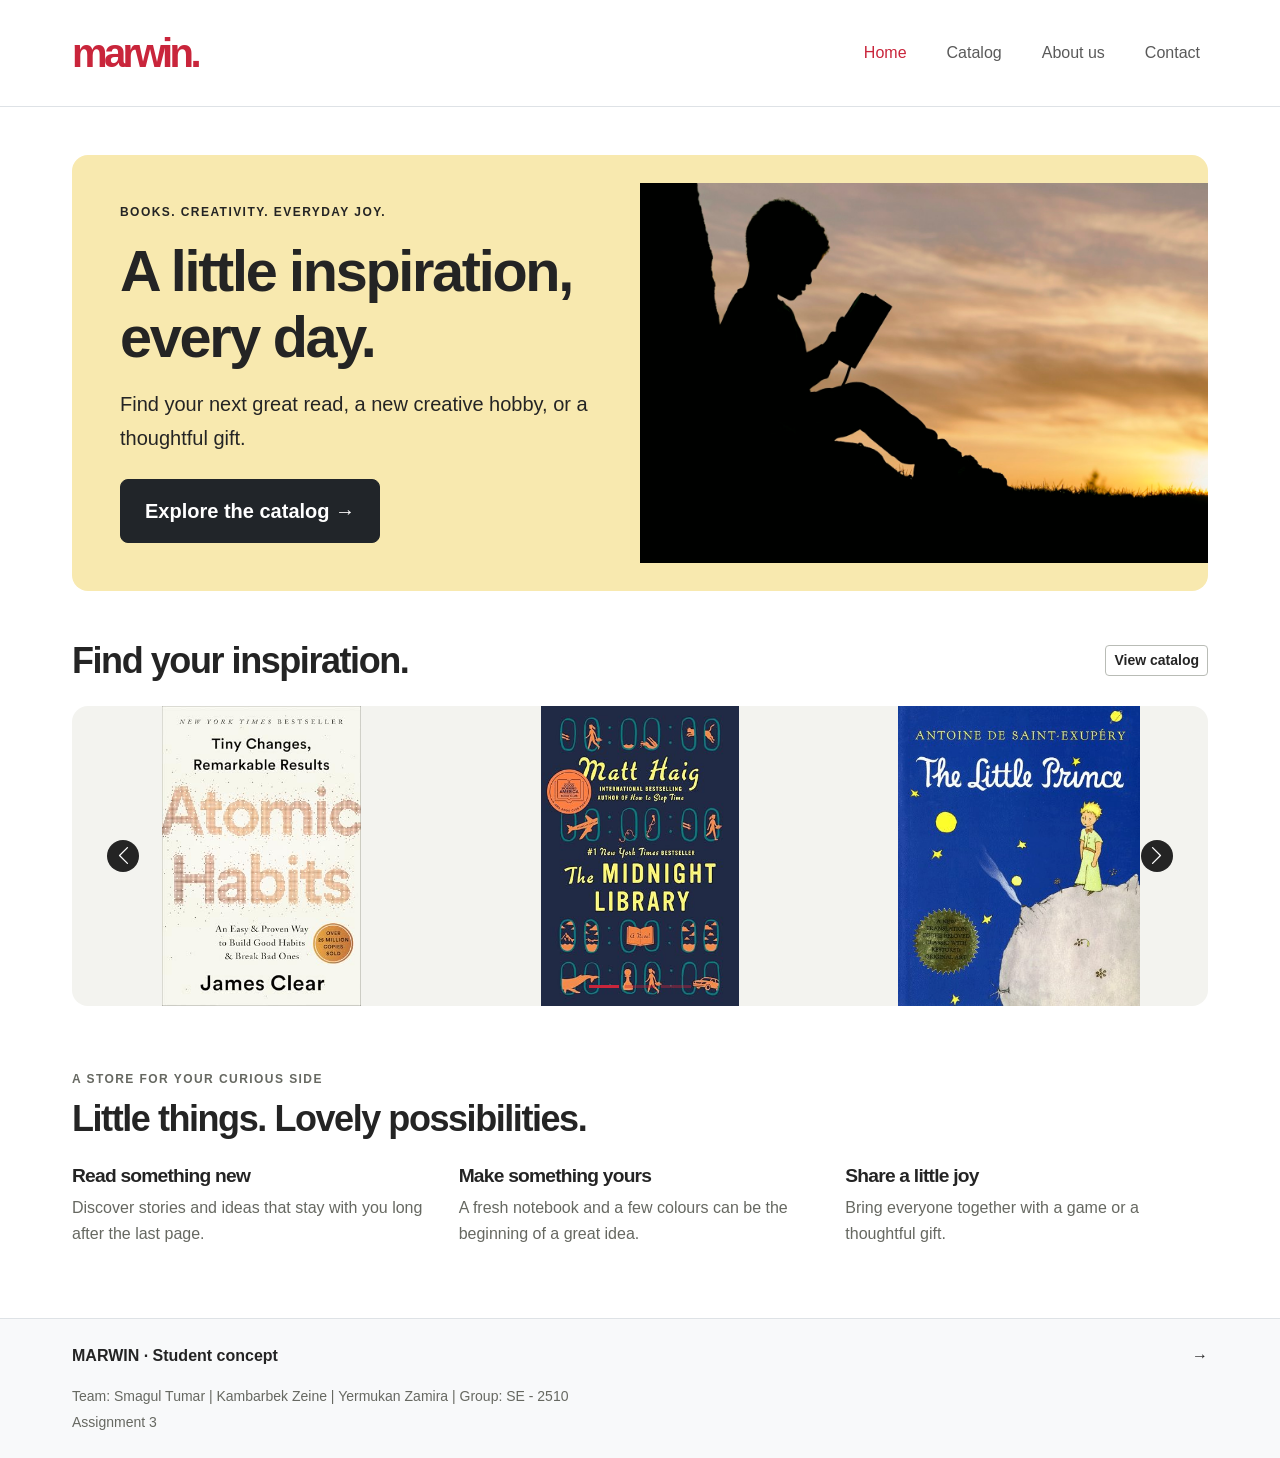
<file: index.html>
<!doctype html>
<html lang="en">
<head>
  <meta charset="utf-8">
  <meta name="viewport" content="width=device-width, initial-scale=1">
  <title>MARWIN | Home</title>
  <link rel="icon" href="assets/favicon.svg" type="image/svg+xml">
  <link rel="stylesheet" href="assets/vendor/bootstrap.min.css">
  <link rel="stylesheet" href="css/styles.css">
</head>
<body>
  <!-- Task 5: responsive Bootstrap navigation with four links. -->
  <header class="border-bottom">
    <nav class="navbar navbar-expand-md bg-white py-3" aria-label="Main navigation">
      <div class="container">
        <a class="navbar-brand brand" href="index.html">marwin.</a>
        <button class="btn navbar-toggler" type="button" data-bs-toggle="collapse" data-bs-target="#mainNav" aria-controls="mainNav" aria-expanded="false" aria-label="Toggle navigation"><span class="navbar-toggler-icon"></span></button>
        <div class="collapse navbar-collapse" id="mainNav">
          <ul class="navbar-nav ms-auto gap-md-4">
            <li class="nav-item"><a class="nav-link active" aria-current="page" href="index.html">Home</a></li>
            <li class="nav-item"><a class="nav-link" href="catalog.html">Catalog</a></li>
            <li class="nav-item"><a class="nav-link" href="#about">About us</a></li>
            <li class="nav-item"><a class="nav-link" href="catalog.html#contact">Contact</a></li>
          </ul>
        </div>
      </div>
    </nav>
  </header>

  <main class="container py-4 py-lg-5">
    <!-- Tasks 1, 3 and 4: responsive typography, two columns and spacing utilities. -->
    <section class="hero overflow-hidden rounded-4 mb-5" aria-labelledby="heroTitle">
      <div class="row g-0 align-items-center">
        <div class="col-lg-6 p-4 p-lg-5">
          <p class="eyebrow mb-3">Books. Creativity. Everyday joy.</p>
          <h1 id="heroTitle" class="mb-3">A little inspiration,<br>every day.</h1>
          <p class="lead mb-4">Find your next great read, a new creative hobby, or a thoughtful gift.</p>
          <a class="btn btn-dark btn-lg px-4 py-3" href="catalog.html">Explore the catalog →</a>
        </div>
        <div class="col-lg-6"><img class="hero-image" src="assets/images/reading.jpg" alt="A person reading outdoors at sunset" width="1400" height="1050"></div>
      </div>
    </section>

    <!-- Task 7: three slides contain nine images in total. -->
    <section class="mb-5" aria-labelledby="inspirationTitle">
      <div class="d-flex justify-content-between align-items-center gap-3 mb-4">
        <h2 id="inspirationTitle" class="mb-0">Find your inspiration.</h2>
        <a class="btn btn-outline-secondary btn-sm" href="catalog.html">View catalog</a>
      </div>
      <div id="inspirationCarousel" class="carousel slide" aria-label="Books, creativity and games">
        <div class="carousel-inner rounded-4">
          <div class="carousel-item active">
            <div class="row g-0">
              <div class="col-4"><img class="gallery-image book-image" src="assets/images/atomic.jpg" alt="Atomic Habits by James Clear"></div>
              <div class="col-4"><img class="gallery-image book-image" src="assets/images/midnight.jpg" alt="The Midnight Library by Matt Haig"></div>
              <div class="col-4"><img class="gallery-image book-image" src="assets/images/little-prince.jpg" alt="The Little Prince by Antoine de Saint-Exupéry"></div>
            </div>
          </div>
          <div class="carousel-item">
            <div class="row g-0">
              <div class="col-4"><img class="gallery-image" src="assets/images/pencils.jpg" alt="Colourful art supplies"></div>
              <div class="col-4"><img class="gallery-image" src="assets/images/notebook.jpg" alt="Notebook and stationery"></div>
              <div class="col-4"><img class="gallery-image book-image" src="assets/images/creative.jpg" alt="The Creative Act by Rick Rubin"></div>
            </div>
          </div>
          <div class="carousel-item">
            <div class="row g-0">
              <div class="col-4"><img class="gallery-image" src="assets/images/toys.jpg" alt="Colourful building toys"></div>
              <div class="col-4"><img class="gallery-image" src="assets/images/chess.jpg" alt="A wooden chess set"></div>
              <div class="col-4"><img class="gallery-image" src="assets/images/books.jpg" alt="A collection of books"></div>
            </div>
          </div>
        </div>
        <button class="btn carousel-control-prev" type="button" data-bs-target="#inspirationCarousel" data-bs-slide="prev" aria-label="Previous slide"><span class="carousel-control-prev-icon" aria-hidden="true"></span></button>
        <button class="btn carousel-control-next" type="button" data-bs-target="#inspirationCarousel" data-bs-slide="next" aria-label="Next slide"><span class="carousel-control-next-icon" aria-hidden="true"></span></button>
        <div class="carousel-indicators mb-2">
          <button class="btn active" type="button" data-bs-target="#inspirationCarousel" data-bs-slide-to="0" aria-current="true" aria-label="Books slide"></button>
          <button class="btn" type="button" data-bs-target="#inspirationCarousel" data-bs-slide-to="1" aria-label="Creativity slide"></button>
          <button class="btn" type="button" data-bs-target="#inspirationCarousel" data-bs-slide-to="2" aria-label="Games slide"></button>
        </div>
      </div>
    </section>

    <!-- Task 3: three equal Bootstrap columns. -->
    <section id="about" class="pt-3" aria-labelledby="aboutTitle">
      <p class="eyebrow text-muted mb-2">A store for your curious side</p>
      <h2 id="aboutTitle" class="mb-4">Little things. Lovely possibilities.</h2>
      <div class="row g-4">
        <div class="col-12 col-md-6 col-lg-4"><h3>Read something new</h3><p class="text-muted mb-0">Discover stories and ideas that stay with you long after the last page.</p></div>
        <div class="col-12 col-md-6 col-lg-4"><h3>Make something yours</h3><p class="text-muted mb-0">A fresh notebook and a few colours can be the beginning of a great idea.</p></div>
        <div class="col-12 col-md-6 col-lg-4"><h3>Share a little joy</h3><p class="text-muted mb-0">Bring everyone together with a game or a thoughtful gift.</p></div>
      </div>
    </section>
  </main>

  <footer class="bg-light border-top py-4 mt-4">
    <div class="container">
      <div class="d-flex flex-wrap justify-content-between gap-3 mb-3"><span class="fw-semibold">MARWIN · Student concept</span><a href="responsive.html">→</a></div>
      <p class="small text-muted mb-1">Team: Smagul Tumar | Kambarbek Zeine | Yermukan Zamira | Group: SE - 2510 </p>
      <p class="small text-muted mb-0">Assignment 3</p>
    </div>
  </footer>
  <!-- Bootstrap only: no custom JavaScript or local JS files. -->
  <script src="https://cdn.jsdelivr.net/npm/bootstrap@5.3.3/dist/js/bootstrap.bundle.min.js" integrity="sha384-YvpcrYf0tY3lHB60NNkmXc5s9fDVZLESaAA55NDzOxhy9GkcIdslK1eN7N6jIeHz" crossorigin="anonymous"></script>
</body>
</html>
</file>
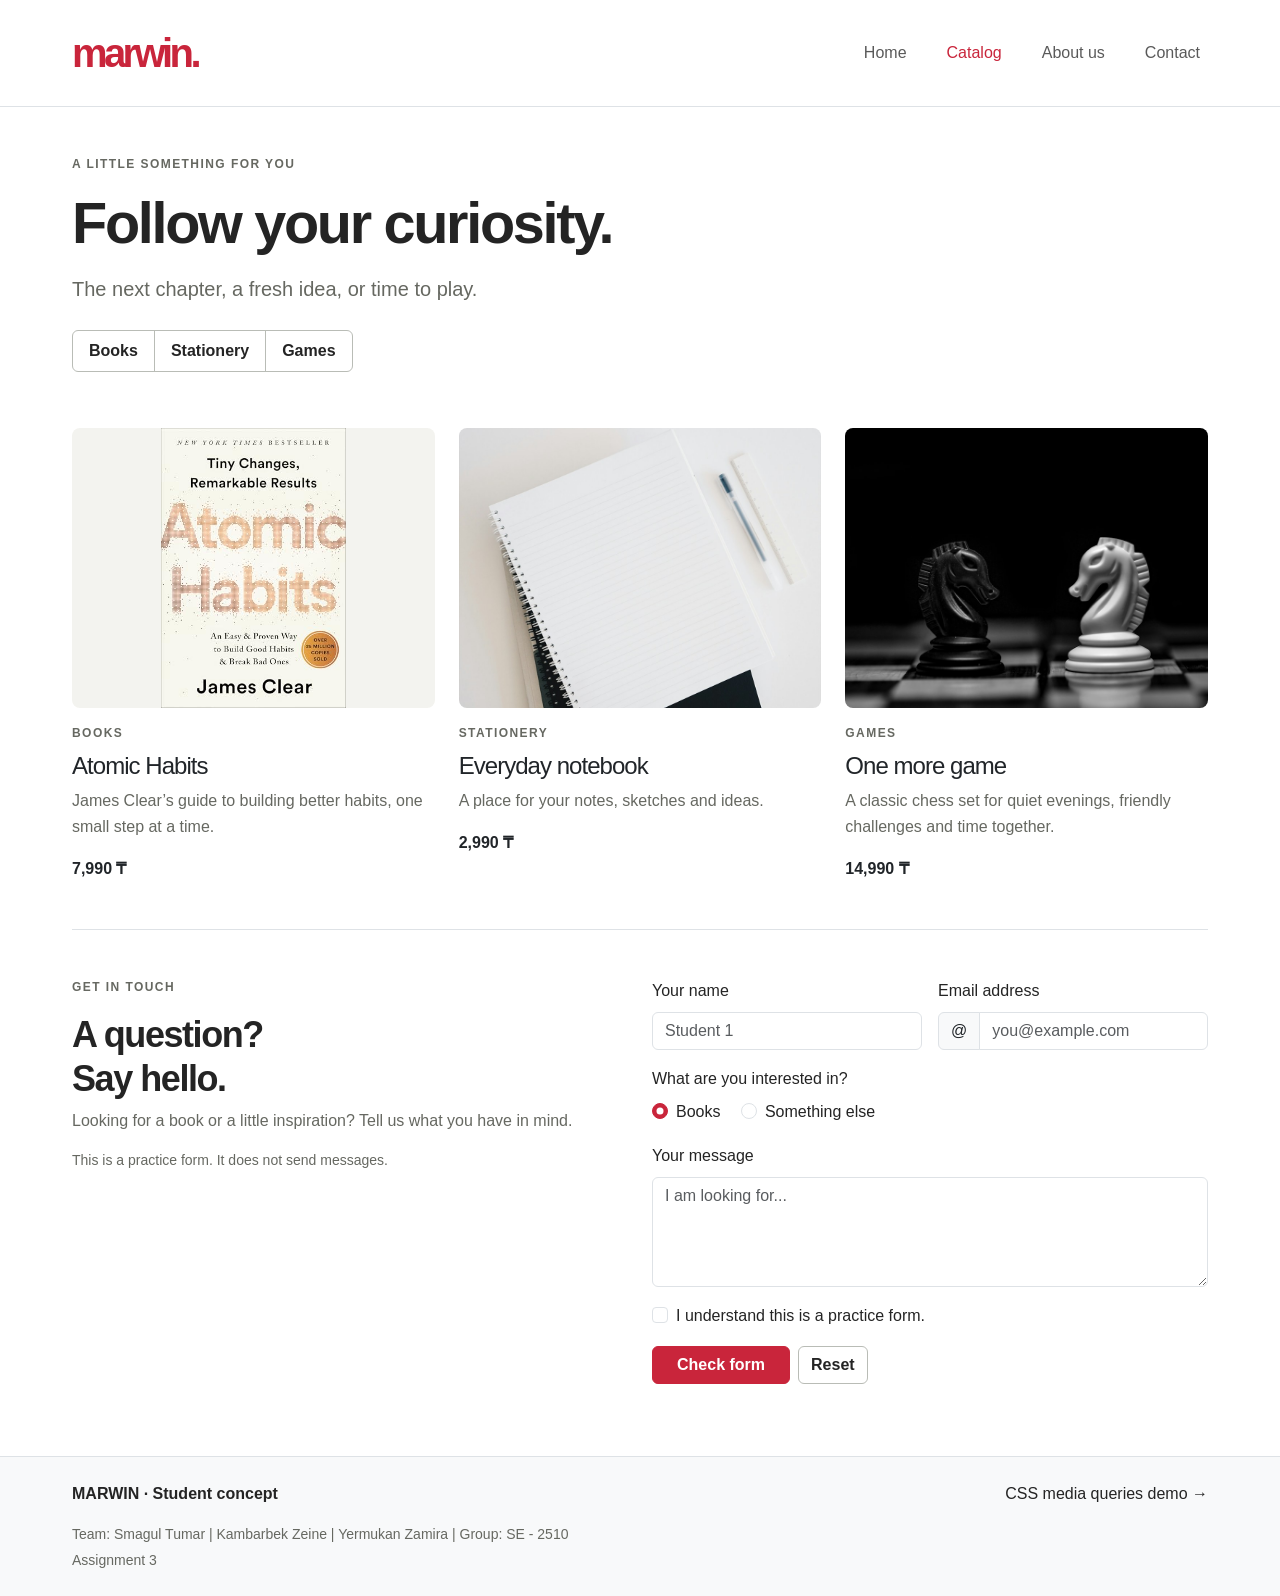
<file: catalog.html>
<!doctype html>
<html lang="en">
<head>
  <meta charset="utf-8">
  <meta name="viewport" content="width=device-width, initial-scale=1">
  <title>MARWIN | Catalog</title>
  <link rel="icon" href="assets/favicon.svg" type="image/svg+xml">
  <link rel="stylesheet" href="assets/vendor/bootstrap.min.css">
  <link rel="stylesheet" href="css/styles.css">
</head>
<body>
  <header class="border-bottom">
    <nav class="navbar navbar-expand-md bg-white py-3" aria-label="Main navigation">
      <div class="container">
        <a class="navbar-brand brand" href="index.html">marwin.</a>
        <button class="btn navbar-toggler" type="button" data-bs-toggle="collapse" data-bs-target="#mainNav" aria-controls="mainNav" aria-expanded="false" aria-label="Toggle navigation"><span class="navbar-toggler-icon"></span></button>
        <div class="collapse navbar-collapse" id="mainNav">
          <ul class="navbar-nav ms-auto gap-md-4">
            <li class="nav-item"><a class="nav-link" href="index.html">Home</a></li>
            <li class="nav-item"><a class="nav-link active" aria-current="page" href="catalog.html">Catalog</a></li>
            <li class="nav-item"><a class="nav-link" href="index.html#about">About us</a></li>
            <li class="nav-item"><a class="nav-link" href="#contact">Contact</a></li>
          </ul>
        </div>
      </div>
    </nav>
  </header>

  <main class="container py-4 py-lg-5">
    <section class="mb-5" aria-labelledby="catalogTitle">
      <p class="eyebrow text-muted mb-3">A little something for you</p>
      <h1 id="catalogTitle" class="mb-3">Follow your curiosity.</h1>
      <p class="lead text-muted mb-4">The next chapter, a fresh idea, or time to play.</p>
      <!-- Task 6: Bootstrap buttons and a group of category links. -->
      <div class="btn-group mb-2" role="group" aria-label="Browse categories">
        <a class="btn btn-outline-secondary px-3 py-2" href="#books">Books</a>
        <a class="btn btn-outline-secondary px-3 py-2" href="#stationery">Stationery</a>
        <a class="btn btn-outline-secondary px-3 py-2" href="#games">Games</a>
      </div>
    </section>

    <!-- Tasks 3 and 8: three Bootstrap cards, card-group and responsive grid. -->
    <section aria-label="Product categories" class="mb-5">
      <div class="card-group row g-4">
        <div class="col-12 col-md-6 col-lg-4" id="books">
          <article class="card h-100 border-0">
            <img class="card-img-top product-image book-image rounded-3" src="assets/images/atomic.jpg" alt="Atomic Habits book cover">
            <div class="card-body px-0 pt-3 pb-0">
              <p class="eyebrow text-muted mb-2">Books</p>
              <h2 class="h4 card-title">Atomic Habits</h2>
              <p class="card-text text-muted">James Clear’s guide to building better habits, one small step at a time.</p>
              <p class="fw-semibold mb-0">7,990 ₸</p>
            </div>
          </article>
        </div>
        <div class="col-12 col-md-6 col-lg-4" id="stationery">
          <article class="card h-100 border-0">
            <img class="card-img-top product-image rounded-3" src="assets/images/notebook.jpg" alt="Notebook and creative stationery">
            <div class="card-body px-0 pt-3 pb-0">
              <p class="eyebrow text-muted mb-2">Stationery</p>
              <h2 class="h4 card-title">Everyday notebook</h2>
              <p class="card-text text-muted">A place for your notes, sketches and ideas.</p>
              <p class="fw-semibold mb-0">2,990 ₸</p>
            </div>
          </article>
        </div>
        <div class="col-12 col-md-6 col-lg-4" id="games">
          <article class="card h-100 border-0">
            <img class="card-img-top product-image rounded-3" src="assets/images/chess.jpg" alt="A wooden chess board and pieces">
            <div class="card-body px-0 pt-3 pb-0">
              <p class="eyebrow text-muted mb-2">Games</p>
              <h2 class="h4 card-title">One more game</h2>
              <p class="card-text text-muted">A classic chess set for quiet evenings, friendly challenges and time together.</p>
              <p class="fw-semibold mb-0">14,990 ₸</p>
            </div>
          </article>
        </div>
      </div>
    </section>

    <!-- Task 9: responsive form controls, radios and checkbox. -->
    <section id="contact" class="border-top pt-4 pt-lg-5" aria-labelledby="contactTitle">
      <div class="row g-4">
        <div class="col-lg-6">
          <p class="eyebrow text-muted mb-3">Get in touch</p>
          <h2 id="contactTitle">A question?<br>Say hello.</h2>
          <p class="text-muted">Looking for a book or a little inspiration? Tell us what you have in mind.</p>
          <p class="small text-muted">This is a practice form. It does not send messages.</p>
        </div>
        <div class="col-lg-6">
          <form action="#contact" method="get">
            <div class="row g-3">
              <div class="col-sm-6"><label class="form-label" for="name">Your name</label><input class="form-control" id="name" type="text" placeholder="Student 1" autocomplete="name" required></div>
              <div class="col-sm-6"><label class="form-label" for="email">Email address</label><div class="input-group"><span class="input-group-text">@</span><input class="form-control" id="email" type="email" placeholder="you@example.com" autocomplete="email" required></div></div>
              <div class="col-12">
                <fieldset>
                  <legend class="fs-6">What are you interested in?</legend>
                  <div class="form-check form-check-inline"><input class="form-check-input" type="radio" name="interest" id="interestBooks" value="books" checked><label class="form-check-label" for="interestBooks">Books</label></div>
                  <div class="form-check form-check-inline"><input class="form-check-input" type="radio" name="interest" id="interestOther" value="other"><label class="form-check-label" for="interestOther">Something else</label></div>
                </fieldset>
              </div>
              <div class="col-12"><label class="form-label" for="message">Your message</label><textarea class="form-control" id="message" rows="4" placeholder="I am looking for..." required></textarea></div>
              <div class="col-12"><div class="form-check"><input class="form-check-input" id="consent" type="checkbox" required><label class="form-check-label" for="consent">I understand this is a practice form.</label></div></div>
              <div class="col-12 d-flex gap-2"><button class="btn btn-primary px-4" type="submit">Check form</button><button class="btn btn-outline-secondary" type="reset">Reset</button></div>
            </div>
          </form>
        </div>
      </div>
    </section>
  </main>

  <footer class="bg-light border-top py-4 mt-4">
    <div class="container">
      <div class="d-flex flex-wrap justify-content-between gap-3 mb-3"><span class="fw-semibold">MARWIN · Student concept</span><a href="responsive.html">CSS media queries demo →</a></div>
      <p class="small text-muted mb-1">Team: Smagul Tumar | Kambarbek Zeine | Yermukan Zamira | Group: SE - 2510 </p>
      <p class="small text-muted mb-0">Assignment 3</p>
    </div>
  </footer>
  <script src="https://cdn.jsdelivr.net/npm/bootstrap@5.3.3/dist/js/bootstrap.bundle.min.js" integrity="sha384-YvpcrYf0tY3lHB60NNkmXc5s9fDVZLESaAA55NDzOxhy9GkcIdslK1eN7N6jIeHz" crossorigin="anonymous"></script>
</body>
</html>
</file>
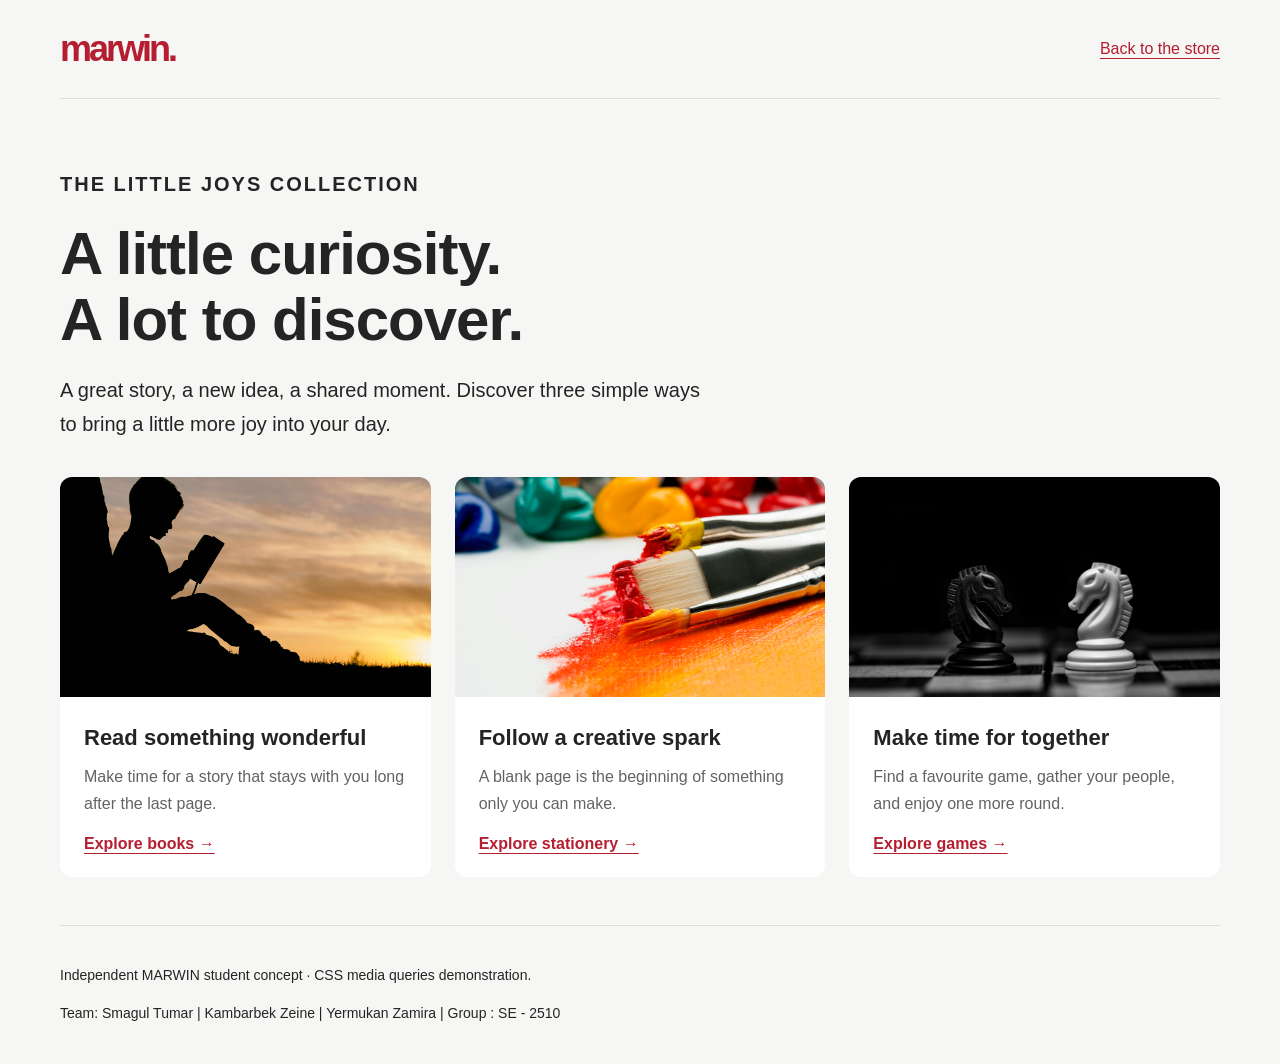
<file: responsive.html>
<!doctype html>
<html lang="en">
<head>
  <meta charset="utf-8">
  <meta name="viewport" content="width=device-width, initial-scale=1">
  <meta name="description" content="A standalone responsive CSS demonstration for Front End Assignment 3.">
  <title>Responsive CSS Demo | MARWIN</title>
  <link rel="icon" href="assets/favicon.svg" type="image/svg+xml">
  <!-- Part 1 deliberately has no Bootstrap stylesheet or JavaScript. -->
  <link rel="stylesheet" href="css/responsive.css">
</head>
<body>
  <header><a class="brand" href="index.html">marwin.</a><nav aria-label="Demo navigation"><a href="index.html">Back to the store</a></nav></header>
  <main>
    <section class="intro"><p class="eyebrow">THE LITTLE JOYS COLLECTION</p><h1>A little curiosity.<br>A lot to discover.</h1><p>A great story, a new idea, a shared moment. Discover three simple ways to bring a little more joy into your day.</p></section>
    <section class="discovery-grid" aria-label="Three ways to find inspiration">
      <article class="discovery-card"><img src="assets/images/reading.jpg" alt="A person reading outdoors at sunset" width="600" height="400"><div class="card-content"><h2>Read something wonderful</h2><p>Make time for a story that stays with you long after the last page.</p><a href="catalog.html?category=Books">Explore books →</a></div></article>
      <article class="discovery-card"><img src="assets/images/pencils.jpg" alt="A colourful collection of art materials" width="600" height="400"><div class="card-content"><h2>Follow a creative spark</h2><p>A blank page is the beginning of something only you can make.</p><a href="catalog.html?category=Stationery">Explore stationery →</a></div></article>
      <article class="discovery-card"><img src="assets/images/chess.jpg" alt="A chess board set up for two players" width="600" height="400"><div class="card-content"><h2>Make time for together</h2><p>Find a favourite game, gather your people, and enjoy one more round.</p><a href="catalog.html?category=Toys%20%26%20games">Explore games →</a></div></article>
    </section>
  </main>
  <footer><p>Independent MARWIN student concept · CSS media queries demonstration.</p><p>Team: Smagul Tumar | Kambarbek Zeine | Yermukan Zamira | Group : SE - 2510</p></footer>
</body>
</html>
</file>
<file: css/styles.css>
/* Bootstrap utility classes handle margins and padding. */
:root { --red: #c9253b; --ink: #242424; }
html { scroll-behavior: smooth; }
body { font-family: 'Segoe UI', Arial, sans-serif; color: var(--ink); line-height: 1.6; }
.container { max-width: 1160px; }
a { color: var(--ink); text-decoration: none; transition: color .15s ease; }
a:hover { color: var(--red); }
.brand { color: var(--red); font-size: 2.5rem; font-weight: 900; letter-spacing: -.09em; }
.navbar { --bs-navbar-active-color: var(--red); }
.nav-link { font-weight: 500; padding-top: .5rem; padding-bottom: .5rem; }
.eyebrow { font-size: .75rem; font-weight: 700; letter-spacing: .12em; text-transform: uppercase; }
.text-muted { color: #666861 !important; }
h1, h2, h3 { font-weight: 650; letter-spacing: -.04em; }
h1 { font-size: 2.25rem; line-height: 1.15; }
h2 { font-size: 1.75rem; line-height: 1.2; }
h3 { font-size: 1.2rem; }
.lead { font-size: 1rem; line-height: 1.7; }
section[id] { scroll-margin-top: 1.5rem; }
.hero { background: #f8e9af; }
.hero-image { width: 100%; height: 380px; object-fit: cover; }
.gallery-image { width: 100%; height: 300px; object-fit: cover; background: #f3f3ef; }
.book-image { object-fit: contain; background: #f3f3ef; }
.product-image { width: 100%; height: 280px; object-fit: cover; }
.product-image.book-image { object-fit: contain; }
.card { transition: transform .18s ease, box-shadow .18s ease; }
.card:hover { transform: translateY(-4px); box-shadow: 0 12px 24px rgba(0,0,0,.08); }
.carousel-control-prev, .carousel-control-next { width: 9%; opacity: 1; }
.carousel-control-prev-icon, .carousel-control-next-icon { background-color: #242424; border-radius: 50%; background-size: 65%; }
.carousel-indicators [data-bs-target] { background-color: var(--red); opacity: .4; }
.carousel-indicators .active { opacity: 1; }
.btn { font-weight: 600; transition: transform .12s ease, box-shadow .12s ease; }
.btn:hover { transform: translateY(-1px); }
.btn-primary { --bs-btn-bg: var(--red); --bs-btn-border-color: var(--red); --bs-btn-hover-bg: #a81c30; --bs-btn-hover-border-color: #a81c30; --bs-btn-active-bg: #92172a; --bs-btn-active-border-color: #92172a; }
.btn-outline-secondary { --bs-btn-color: var(--ink); --bs-btn-border-color: #b9bcb6; }
.form-check-input:checked { background-color: var(--red); border-color: var(--red); }
:focus-visible { outline: 3px solid #205ab8; outline-offset: 3px; }

/* Task 1: mobile, tablet and desktop typography. */
@media (min-width: 768px) {
  h1 { font-size: 3rem; }
  h2 { font-size: 2rem; }
  .lead { font-size: 1.125rem; }
}
@media (min-width: 992px) {
  h1 { font-size: 3.6rem; }
  h2 { font-size: 2.25rem; }
  .lead { font-size: 1.25rem; }
}
@media (max-width: 767.98px) {
  .hero-image { height: 240px; }
  .gallery-image { height: 180px; }
}
</file>
<file: css/responsive.css>
/* Part 1 stands alone: this file does not depend on Bootstrap. */
* { box-sizing: border-box; }
body { margin:0; background:#f6f6f4; color:#242424; font-family:'Segoe UI',Arial,sans-serif; }
header,main,footer { width:min(1160px, calc(100% - 40px)); margin:auto; }
header { padding:28px 0; border-bottom:1px solid #deded8; display:flex; flex-wrap:wrap; gap:20px; justify-content:space-between; align-items:center; }
a { color:#b51e31; text-underline-offset:4px; }
.brand { font-size:36px; font-weight:900; letter-spacing:-3px; text-decoration:none; }
main { padding:48px 0; }
h1 { font-size:32px; line-height:1.1; letter-spacing:-1px; margin:12px 0 20px; }
h2 { font-size:22px; }
p { font-size:16px; line-height:1.7; }
.intro { max-width:650px; }
.eyebrow { font-size:12px; font-weight:700; letter-spacing:2px; }
/* Task 2: one mobile column, two tablet columns, three desktop columns. */
.discovery-grid { display:grid; grid-template-columns:1fr; gap:24px; margin-top:36px; }
.discovery-card { background:#fff; border-radius:12px; overflow:hidden; transition:transform .18s ease, box-shadow .18s ease; }
.discovery-card:hover { transform:translateY(-4px); box-shadow:0 12px 24px rgba(0,0,0,.08); }
.discovery-card img { width:100%; height:220px; object-fit:cover; }
.card-content { padding:24px; }
.card-content h2 { margin:0 0 12px; }
.card-content p { margin:0 0 18px; color:#626461; }
.card-content a { font-weight:600; }
footer { border-top:1px solid #deded8; padding:24px 0; }
footer p { font-size:14px; }
:focus-visible { outline:3px solid #215ac4; outline-offset:4px; }
@media (min-width:768px) { h1 { font-size:44px; } .intro p { font-size:18px; } .discovery-grid { grid-template-columns:repeat(2,1fr); } }
@media (min-width:992px) { h1 { font-size:60px; } .intro p { font-size:20px; } .discovery-grid { grid-template-columns:repeat(3,1fr); } }
</file>
